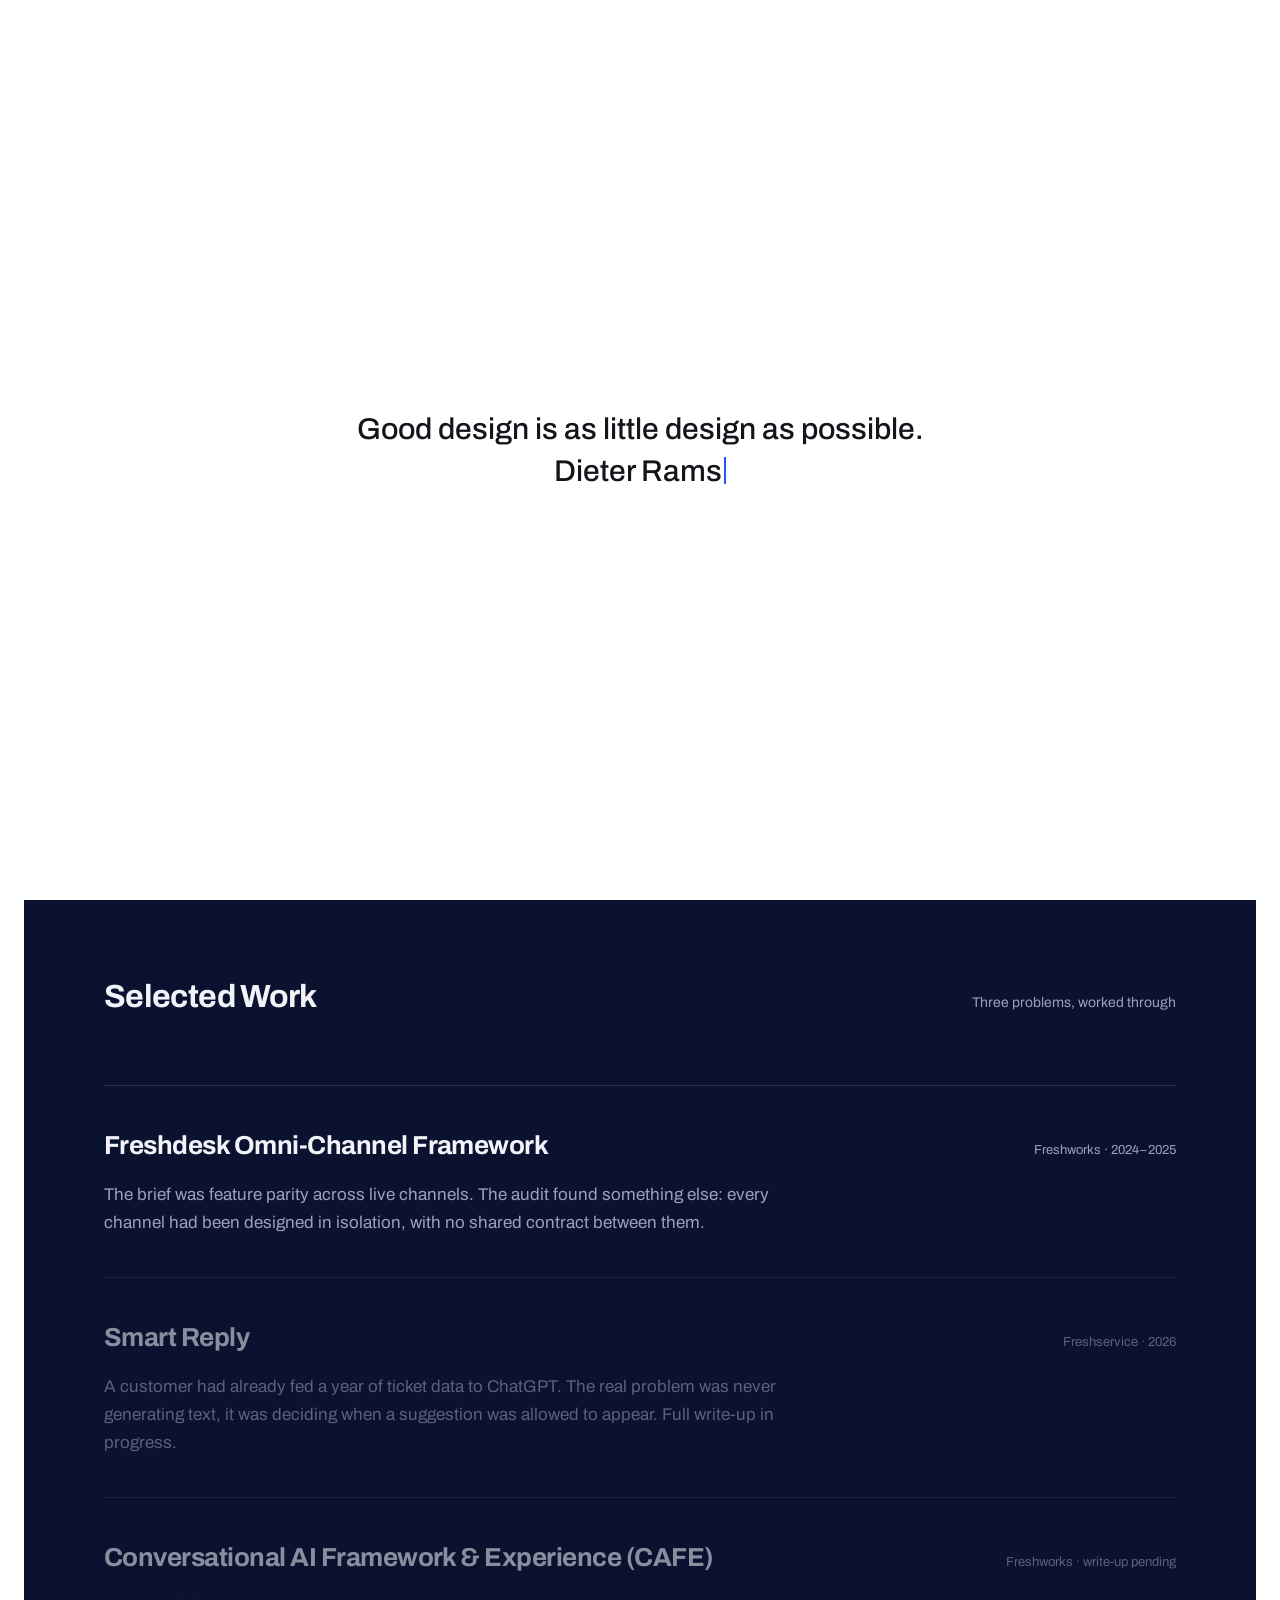
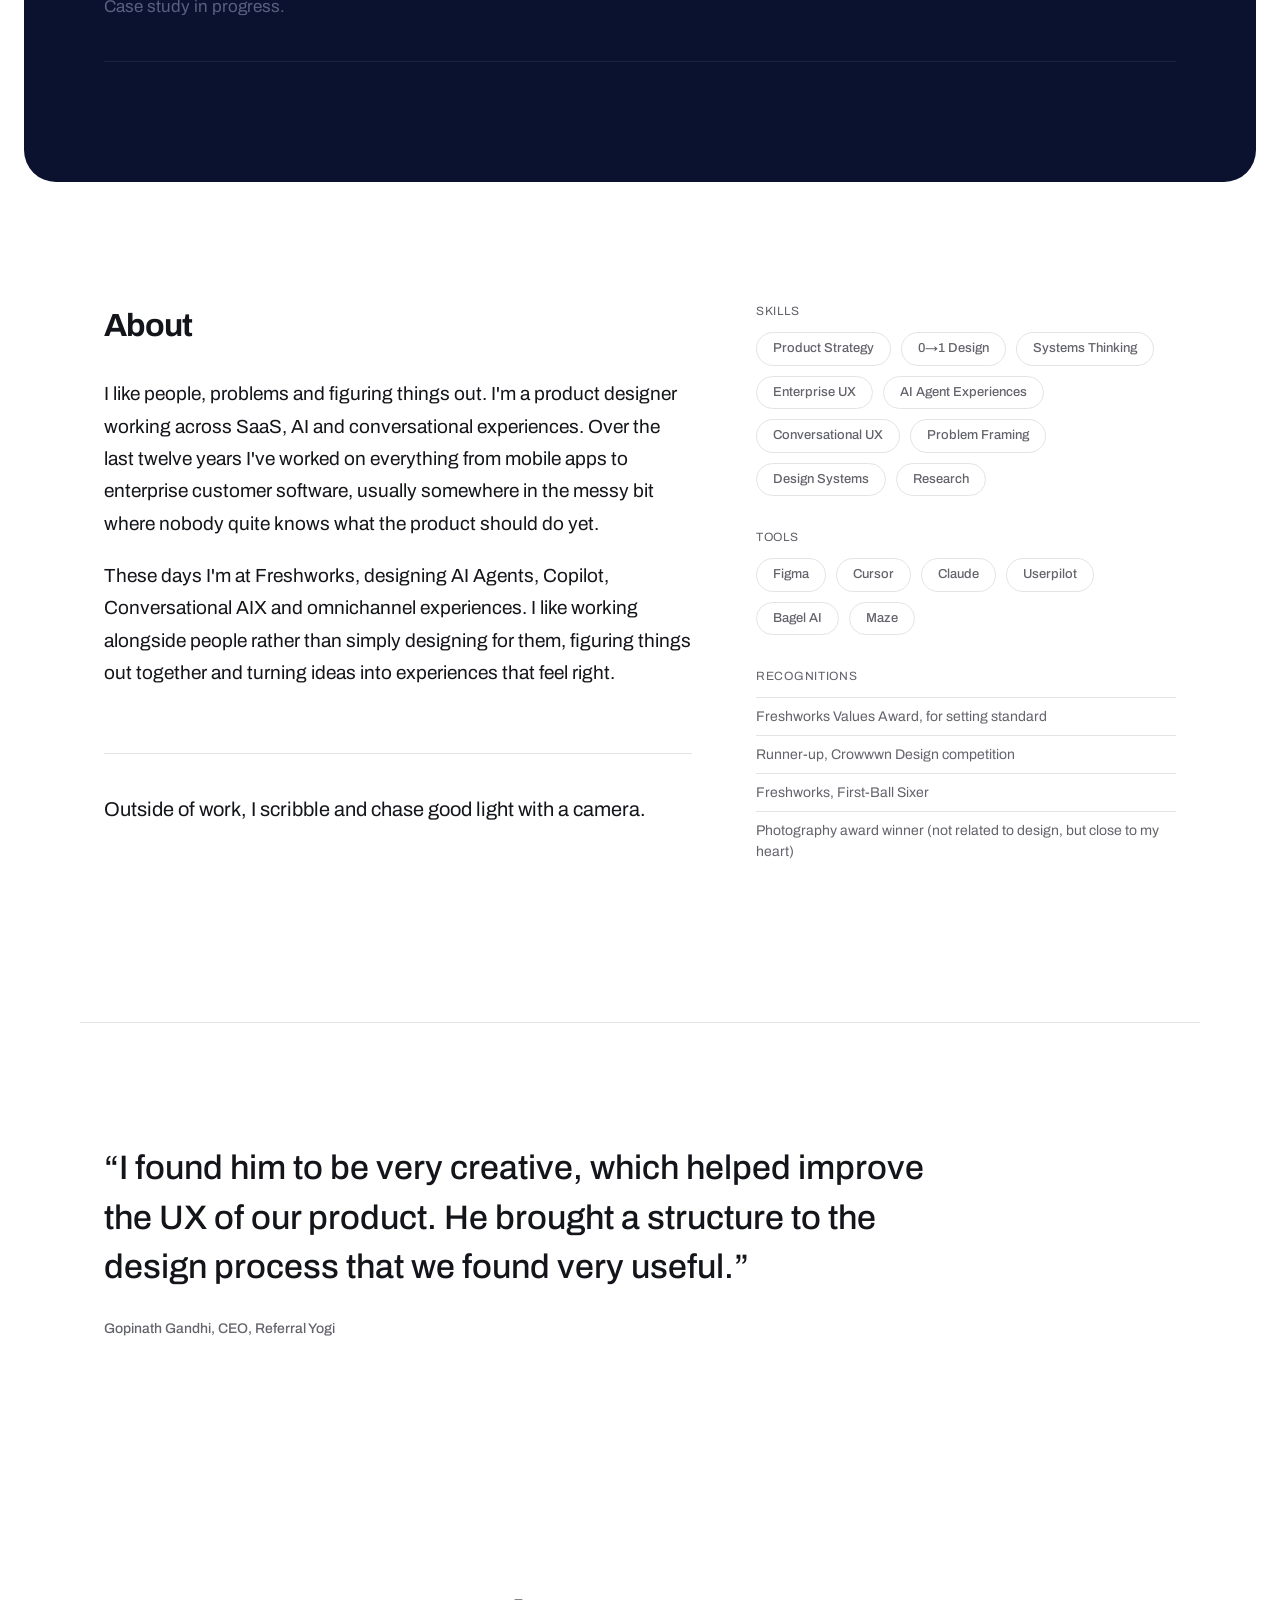
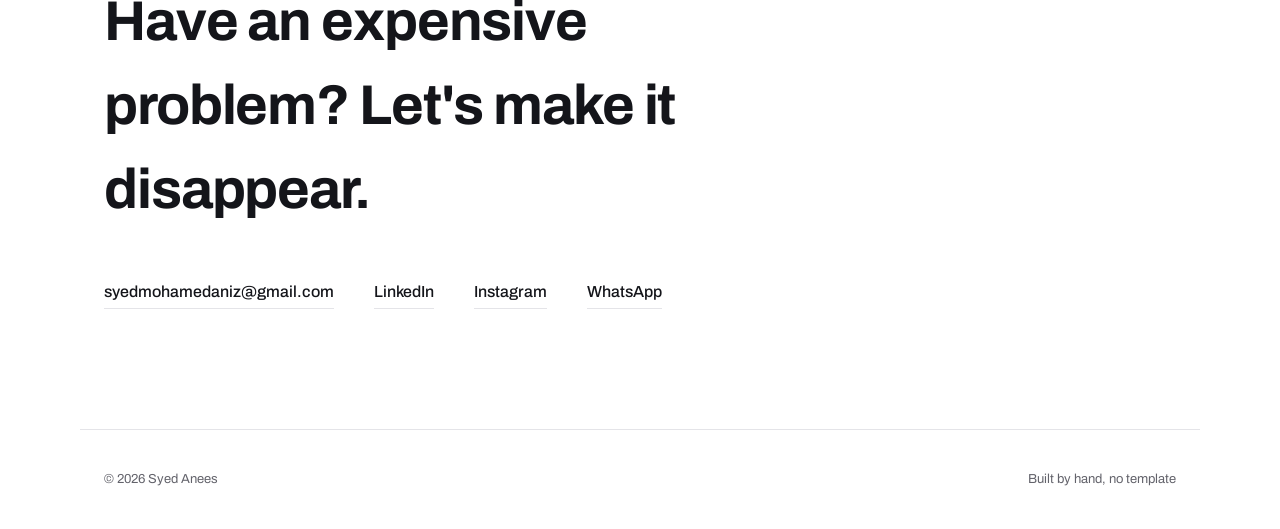
<file: index.html>
<!doctype html>
<html lang="en">
<head>
<meta charset="utf-8">
<meta name="viewport" content="width=device-width, initial-scale=1">
<title>Syed Anees, Product Designer</title>
<meta name="description" content="Syed Anees is a product designer working across SaaS, AI and conversational experiences. I make expensive, complex and frustrating problems disappear.">
<link rel="preconnect" href="https://fonts.googleapis.com">
<link rel="preconnect" href="https://fonts.gstatic.com" crossorigin>
<link href="https://fonts.googleapis.com/css2?family=Archivo:wght@400;500;700&display=swap" rel="stylesheet">
<link rel="stylesheet" href="styles.css">
</head>
<body class="is-preloading">

<div id="preloader" aria-hidden="true">
  <p><span id="preloader-text"></span><span class="preloader-cursor"></span></p>
</div>

<header class="site-header">
  <a href="#top" class="wordmark">
    <span class="short">SyAn</span><span class="full">Syed Anees</span>
    <span class="role"> &middot; Product Designer</span>
  </a>
  <nav class="site-nav">
    <a href="#work"><span class="nav-label">Selected</span> Work</a>
    <a href="#about">About</a>
    <a href="#contact">Contact</a>
  </nav>
</header>

<main id="top">

  <section class="hero wrap">
    <div class="eyebrow">Product Designer, currently at Freshworks</div>
    <h1>I make expensive, complex and frustrating problems disappear.</h1>
    <p class="sub">I'm a product designer working across SaaS, AI and conversational experiences. Twelve years in, still happiest in the messy bit where nobody's decided what the product should do yet.</p>
    <div class="pill-row" aria-hidden="false">
      <span class="pill">Expensive</span>
      <span class="pill">Complex</span>
      <span class="pill">Frustrating</span>
    </div>
    <div class="actions">
      <a href="#work" class="btn primary">See the work</a>
      <a href="#contact" class="btn secondary">Get in touch</a>
    </div>
  </section>

  <section id="work" class="work">
    <div class="wrap">
      <div class="section-head">
        <h2>Selected Work</h2>
        <span>Three problems, worked through</span>
      </div>

      <a href="work/freshdesk-omnichannel.html" class="project-row is-live">
        <div class="row-top">
          <h3>Freshdesk Omni-Channel Framework</h3>
          <span class="meta">Freshworks &middot; 2024&ndash;2025</span>
        </div>
        <p class="reframe">The brief was feature parity across live channels. The audit found something else: every channel had been designed in isolation, with no shared contract between them.</p>
      </a>

      <div class="project-row is-pending">
        <div class="row-top">
          <h3>Smart Reply</h3>
          <span class="meta">Freshservice &middot; 2026</span>
        </div>
        <p class="reframe">A customer had already fed a year of ticket data to ChatGPT. The real problem was never generating text, it was deciding when a suggestion was allowed to appear. Full write-up in progress.</p>
      </div>

      <div class="project-row is-pending">
        <div class="row-top">
          <h3>Conversational AI Framework &amp; Experience (CAFE)</h3>
          <span class="meta">Freshworks &middot; write-up pending</span>
        </div>
        <p class="reframe">Case study in progress.</p>
      </div>
    </div>
  </section>

  <section id="about" class="wrap">
    <div class="about-grid">
      <div class="about">
        <h2>About</h2>
        <p class="bio">I like people, problems and figuring things out. I'm a product designer working across SaaS, AI and conversational experiences. Over the last twelve years I've worked on everything from mobile apps to enterprise customer software, usually somewhere in the messy bit where nobody quite knows what the product should do yet.</p>
        <p class="bio" style="margin-top: 20px;">These days I'm at Freshworks, designing AI Agents, Copilot, Conversational AIX and omnichannel experiences. I like working alongside people rather than simply designing for them, figuring things out together and turning ideas into experiences that feel right.</p>

        <p class="outside-note">Outside of work, I scribble and chase good light with a camera.</p>
      </div>

      <aside class="about-aside">
        <div class="block">
          <div class="label">Skills</div>
          <div class="pill-row">
            <span class="pill">Product Strategy</span>
            <span class="pill">0&rarr;1 Design</span>
            <span class="pill">Systems Thinking</span>
            <span class="pill">Enterprise UX</span>
            <span class="pill">AI Agent Experiences</span>
            <span class="pill">Conversational UX</span>
            <span class="pill">Problem Framing</span>
            <span class="pill">Design Systems</span>
            <span class="pill">Research</span>
          </div>
        </div>

        <div class="block">
          <div class="label">Tools</div>
          <div class="pill-row">
            <span class="pill">Figma</span>
            <span class="pill">Cursor</span>
            <span class="pill">Claude</span>
            <span class="pill">Userpilot</span>
            <span class="pill">Bagel AI</span>
            <span class="pill">Maze</span>
          </div>
        </div>

        <div class="block">
          <div class="label">Recognitions</div>
          <ul class="recognitions">
            <li>Freshworks Values Award, for setting standard</li>
            <li>Runner-up, Crowwwn Design competition</li>
            <li>Freshworks, First-Ball Sixer</li>
            <li>Photography award winner (not related to design, but close to my heart)</li>
          </ul>
        </div>
      </aside>
    </div>
  </section>

  <section class="testimonial wrap">
    <blockquote>
      &ldquo;I found him to be very creative, which helped improve the UX of our product. He brought a structure to the design process that we found very useful.&rdquo;
      <cite>Gopinath Gandhi, CEO, Referral Yogi</cite>
    </blockquote>
  </section>

  <section id="contact" class="contact wrap">
    <h2>Have an expensive problem? Let's make it disappear.</h2>
    <div class="contact-links">
      <a href="mailto:syedmohamedaniz@gmail.com">syedmohamedaniz@gmail.com</a>
      <a href="https://www.linkedin.com/in/thesyedanees/" target="_blank" rel="noopener">LinkedIn</a>
      <a href="https://instagram.com/the.syedanees" target="_blank" rel="noopener">Instagram</a>
      <a href="https://wa.me/919566166542" target="_blank" rel="noopener">WhatsApp</a>
    </div>
  </section>

</main>

<footer class="wrap">
  <span>&copy; 2026 Syed Anees</span>
  <span>Built by hand, no template</span>
</footer>

<script src="script.js"></script>
</body>
</html>
</file>
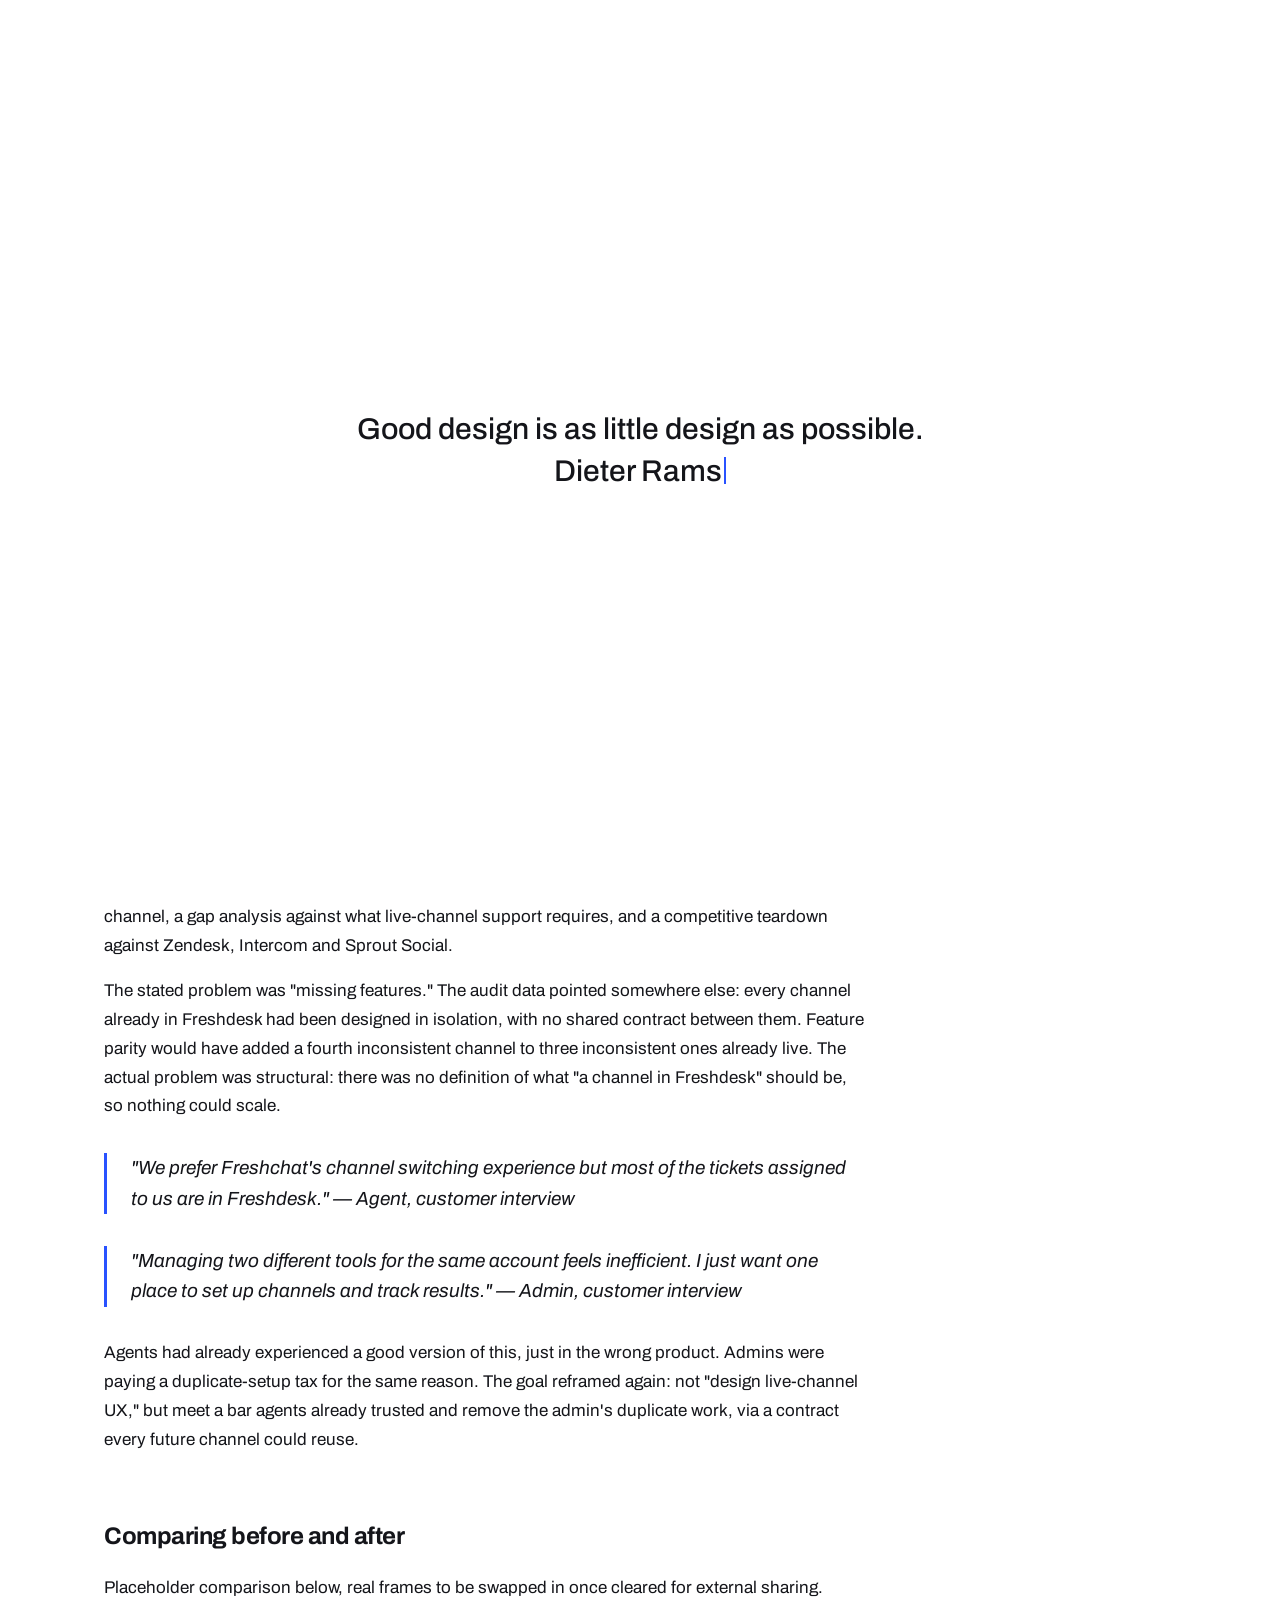
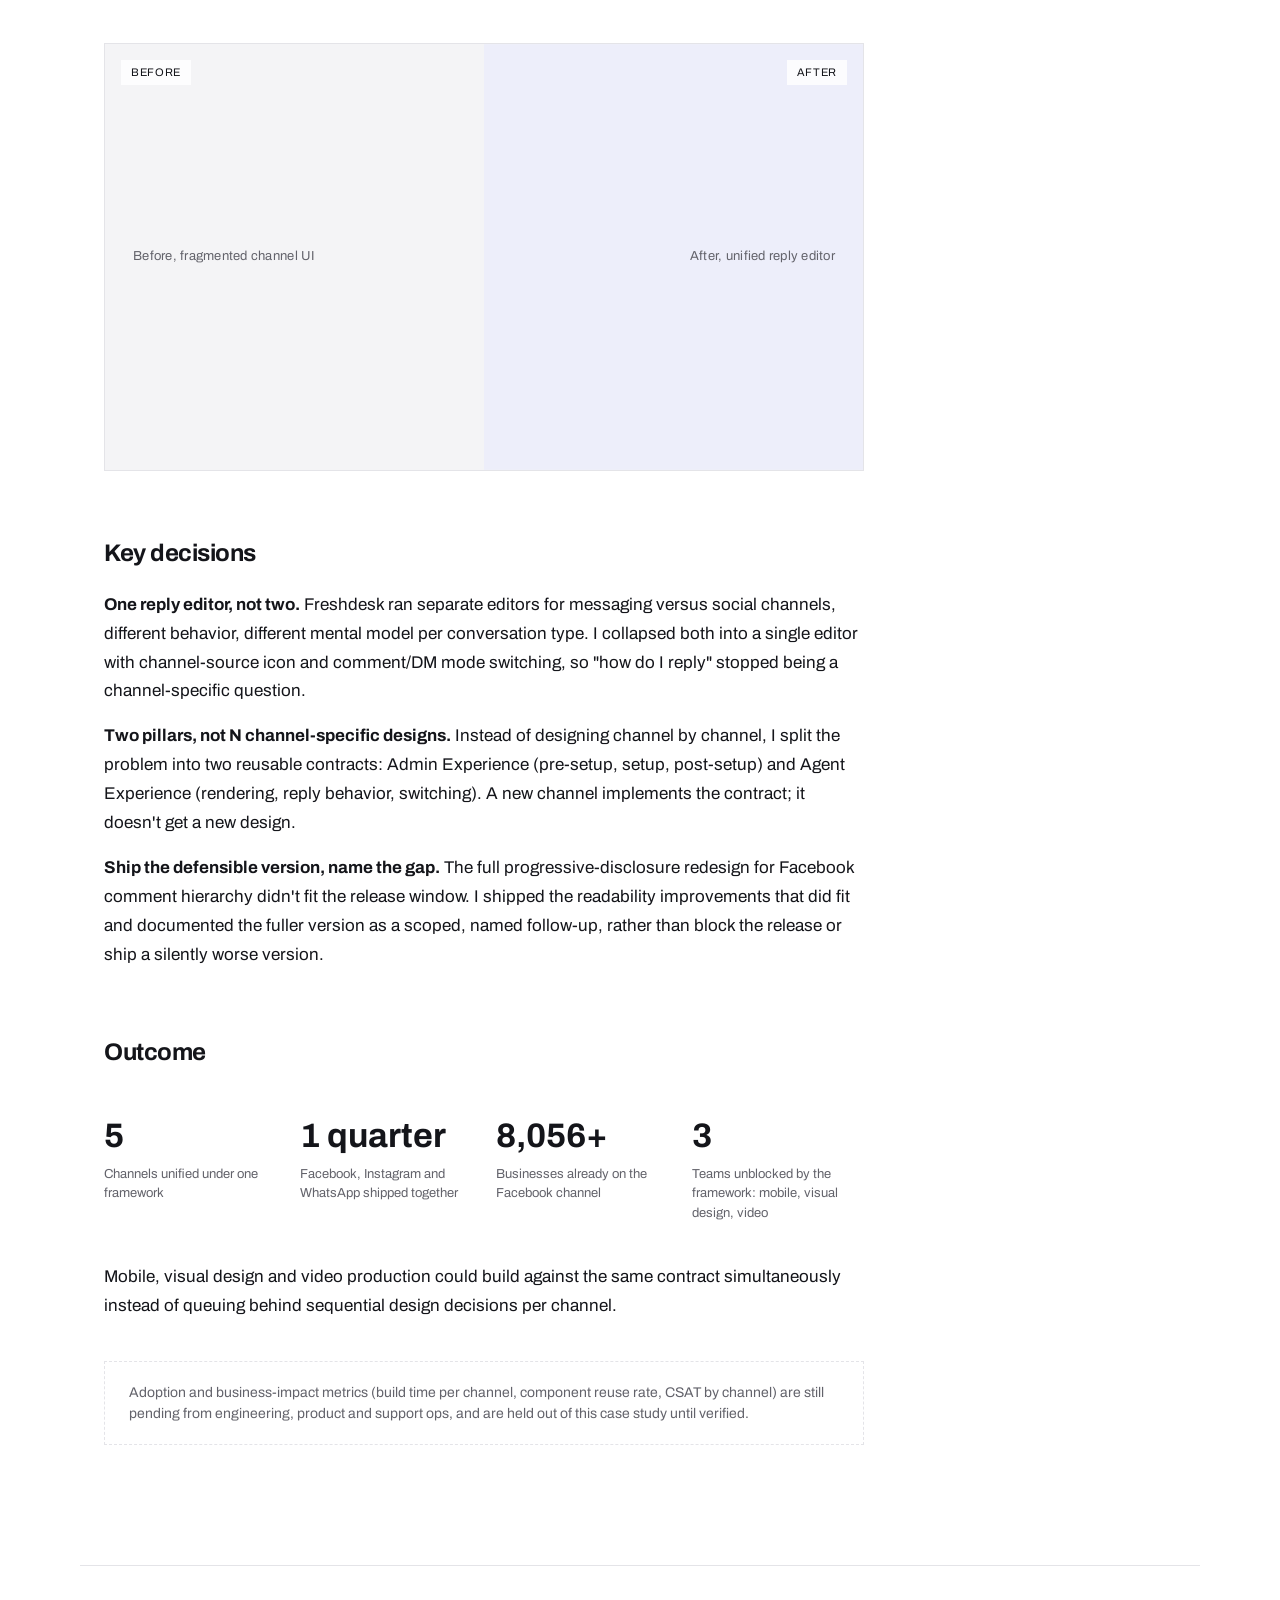
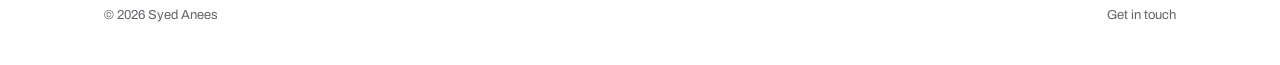
<file: work/freshdesk-omnichannel.html>
<!doctype html>
<html lang="en">
<head>
<meta charset="utf-8">
<meta name="viewport" content="width=device-width, initial-scale=1">
<title>Freshdesk Omni-Channel Framework, Syed Anees</title>
<meta name="description" content="A Staff-level case study on unifying fragmented channel experiences into a scalable design system at Freshworks.">
<link rel="preconnect" href="https://fonts.googleapis.com">
<link rel="preconnect" href="https://fonts.gstatic.com" crossorigin>
<link href="https://fonts.googleapis.com/css2?family=Archivo:wght@400;500;700&display=swap" rel="stylesheet">
<link rel="stylesheet" href="../styles.css">
</head>
<body class="is-preloading">

<div id="preloader" aria-hidden="true">
  <p><span id="preloader-text"></span><span class="preloader-cursor"></span></p>
</div>

<header class="site-header">
  <a href="../index.html" class="wordmark">
    <span class="short">SyAn</span><span class="full">Syed Anees</span>
    <span class="role"> &middot; Product Designer</span>
  </a>
  <nav class="site-nav">
    <a href="../index.html#work"><span class="nav-label">Selected</span> Work</a>
    <a href="../index.html#about">About</a>
    <a href="../index.html#contact">Contact</a>
  </nav>
</header>

<main>

  <section class="case-header wrap">
    <a href="../index.html#work" class="back">&larr; Back to selected work</a>
    <h1>Freshdesk Omni-Channel Framework</h1>
    <div class="case-meta">
      <div><div class="label">Role</div><div class="value">Lead Product Designer</div></div>
      <div><div class="label">Company</div><div class="value">Freshworks</div></div>
      <div><div class="label">Timeline</div><div class="value">2024&ndash;2025</div></div>
      <div><div class="label">Status</div><div class="value">Shipped</div></div>
    </div>
  </section>

  <section class="wrap">
    <div class="case-body">

      <h2>Choosing the problem</h2>
      <p>The brief I was handed was to bring live channels, WhatsApp, Facebook and Instagram, into Freshdesk. That's a feature-parity ask, and I treated it as a hypothesis, not a spec.</p>
      <p>I ran a diagnostic instead of a status update: customer interviews with agents and team leads, a direct audit of what native apps support that Freshdesk couldn't render, a UX audit of every existing channel, a gap analysis against what live-channel support requires, and a competitive teardown against Zendesk, Intercom and Sprout Social.</p>
      <p>The stated problem was "missing features." The audit data pointed somewhere else: every channel already in Freshdesk had been designed in isolation, with no shared contract between them. Feature parity would have added a fourth inconsistent channel to three inconsistent ones already live. The actual problem was structural: there was no definition of what "a channel in Freshdesk" should be, so nothing could scale.</p>

      <blockquote class="pull">"We prefer Freshchat's channel switching experience but most of the tickets assigned to us are in Freshdesk." &mdash; Agent, customer interview</blockquote>
      <blockquote class="pull">"Managing two different tools for the same account feels inefficient. I just want one place to set up channels and track results." &mdash; Admin, customer interview</blockquote>

      <p>Agents had already experienced a good version of this, just in the wrong product. Admins were paying a duplicate-setup tax for the same reason. The goal reframed again: not "design live-channel UX," but meet a bar agents already trusted and remove the admin's duplicate work, via a contract every future channel could reuse.</p>

      <h2>Comparing before and after</h2>
      <p>Placeholder comparison below, real frames to be swapped in once cleared for external sharing.</p>
      <div class="compare">
        <div class="pane before">Before, fragmented channel UI</div>
        <div class="pane after">After, unified reply editor</div>
        <input type="range" min="0" max="100" value="50" aria-label="Drag to compare before and after">
        <span class="compare-label before-label">Before</span>
        <span class="compare-label after-label">After</span>
      </div>

      <h2>Key decisions</h2>
      <p><strong>One reply editor, not two.</strong> Freshdesk ran separate editors for messaging versus social channels, different behavior, different mental model per conversation type. I collapsed both into a single editor with channel-source icon and comment/DM mode switching, so "how do I reply" stopped being a channel-specific question.</p>
      <p><strong>Two pillars, not N channel-specific designs.</strong> Instead of designing channel by channel, I split the problem into two reusable contracts: Admin Experience (pre-setup, setup, post-setup) and Agent Experience (rendering, reply behavior, switching). A new channel implements the contract; it doesn't get a new design.</p>
      <p><strong>Ship the defensible version, name the gap.</strong> The full progressive-disclosure redesign for Facebook comment hierarchy didn't fit the release window. I shipped the readability improvements that did fit and documented the fuller version as a scoped, named follow-up, rather than block the release or ship a silently worse version.</p>

      <h2>Outcome</h2>
      <div class="metric-row">
        <div><div class="num">5</div><div class="desc">Channels unified under one framework</div></div>
        <div><div class="num">1 quarter</div><div class="desc">Facebook, Instagram and WhatsApp shipped together</div></div>
        <div><div class="num">8,056+</div><div class="desc">Businesses already on the Facebook channel</div></div>
        <div><div class="num">3</div><div class="desc">Teams unblocked by the framework: mobile, visual design, video</div></div>
      </div>
      <p>Mobile, visual design and video production could build against the same contract simultaneously instead of queuing behind sequential design decisions per channel.</p>

      <div class="pending-note">Adoption and business-impact metrics (build time per channel, component reuse rate, CSAT by channel) are still pending from engineering, product and support ops, and are held out of this case study until verified.</div>

    </div>
  </section>

</main>

<footer class="wrap">
  <span>&copy; 2026 Syed Anees</span>
  <a href="../index.html#contact">Get in touch</a>
</footer>

<script src="../script.js"></script>
</body>
</html>
</file>
<file: styles.css>
:root {
  --accent: #2952FF;
  --accent-dark: #7C93FF;
  --ink: #14151A;
  --paper: #FFFFFF;
  --line: #E4E4E8;
  --muted: #63636B;
  --work-bg: #0B1230;
  --work-ink: #F2F3F8;
  --work-muted: #9AA0C0;
  --unit: 8px;
  --max: 1120px;
  --radius-pill: 999px;
  --ease: cubic-bezier(0.16, 1, 0.3, 1);
}

* { box-sizing: border-box; }

html { scroll-behavior: smooth; }

body {
  margin: 0;
  background: var(--paper);
  color: var(--ink);
  font-family: 'Archivo', system-ui, sans-serif;
  font-size: 16px;
  line-height: 1.5;
  -webkit-font-smoothing: antialiased;
}

a { color: inherit; text-decoration: none; }

.wrap {
  max-width: var(--max);
  margin: 0 auto;
  padding-left: 24px;
  padding-right: 24px;
}

section { padding: 120px 0; }

@media (max-width: 768px) {
  section { padding: 64px 0; }
  .wrap { padding-left: 20px; padding-right: 20px; }
}

h1, h2, h3 { margin: 0; font-weight: 700; letter-spacing: -0.02em; }

p { margin: 0; }

/* Header */

.site-header {
  position: fixed;
  top: 16px;
  left: 50%;
  transform: translateX(-50%);
  z-index: 100;
  width: calc(100% - 32px);
  max-width: var(--max);
  display: flex;
  align-items: center;
  justify-content: space-between;
  padding: 12px 20px;
  border-radius: var(--radius-pill);
  background: rgba(255, 255, 255, 0.6);
  border: 1px solid rgba(20, 21, 26, 0.08);
  backdrop-filter: blur(18px) saturate(160%);
  -webkit-backdrop-filter: blur(18px) saturate(160%);
  transition: background 0.3s var(--ease), border-color 0.3s var(--ease);
}

body.on-dark .site-header {
  background: rgba(11, 18, 48, 0.55);
  border-color: rgba(242, 243, 248, 0.12);
}

@media (prefers-reduced-transparency: reduce) {
  .site-header { background: rgba(255, 255, 255, 0.96); backdrop-filter: none; -webkit-backdrop-filter: none; }
  body.on-dark .site-header { background: rgba(11, 18, 48, 0.96); }
}

.wordmark {
  font-weight: 700;
  font-size: 15px;
  position: relative;
  display: inline-block;
}

.wordmark .short { display: inline; }
.wordmark .full { display: none; }
.wordmark:hover .short { display: none; }
.wordmark:hover .full { display: inline; }

.wordmark .role {
  color: var(--muted);
  font-weight: 400;
}

body.on-dark .wordmark .role { color: var(--work-muted); }

.site-nav {
  display: flex;
  gap: 28px;
}

.site-nav a {
  font-size: 14px;
  font-weight: 500;
  transition: color 0.2s var(--ease);
}

.site-nav a:hover { color: var(--accent); }

body.on-dark .site-nav a:hover { color: var(--accent-dark); }

@media (max-width: 640px) {
  .site-nav { gap: 16px; }
  .site-nav .nav-label { display: none; }
}

/* Pills */

.pill {
  display: inline-flex;
  align-items: center;
  padding: 6px 16px;
  border-radius: var(--radius-pill);
  border: 1px solid var(--line);
  font-size: 13px;
  font-weight: 500;
  color: var(--muted);
  transition: color 0.2s var(--ease), border-color 0.2s var(--ease), background 0.2s var(--ease);
}

.pill:hover, .pill.is-active {
  color: var(--paper);
  background: var(--accent);
  border-color: var(--accent);
}

.pill-row {
  display: flex;
  flex-wrap: wrap;
  gap: 10px;
}

/* Hero */

.hero {
  padding-top: 180px;
}

.hero .eyebrow {
  font-size: 14px;
  color: var(--muted);
  margin-bottom: 20px;
}

.hero h1 {
  font-size: clamp(40px, 6vw, 72px);
  line-height: 1.08;
  max-width: 900px;
}

.hero p.sub {
  margin-top: 28px;
  max-width: 560px;
  font-size: 18px;
  line-height: 1.6;
  color: var(--muted);
}

.hero .pill-row {
  margin-top: 36px;
}

.hero .actions {
  margin-top: 48px;
  display: flex;
  gap: 16px;
}

.btn {
  display: inline-flex;
  align-items: center;
  gap: 8px;
  padding: 12px 22px;
  font-size: 14px;
  font-weight: 600;
  border: 1px solid var(--ink);
  transition: background 0.2s var(--ease), color 0.2s var(--ease);
}

.btn.primary {
  background: var(--ink);
  color: var(--paper);
}

.btn.primary:hover { background: var(--accent); border-color: var(--accent); }

.btn.secondary:hover { background: var(--ink); color: var(--paper); }

/* Work section */

.work {
  background: var(--work-bg);
  color: var(--work-ink);
  border-radius: 32px;
  margin: 0 16px;
  transition: background 0.6s var(--ease);
}

@media (min-width: 900px) {
  .work { margin: 0 24px; }
}

.work .section-head {
  display: flex;
  justify-content: space-between;
  align-items: baseline;
  margin-bottom: 64px;
}

.work .section-head h2 { font-size: 32px; }

.work .section-head span { color: var(--work-muted); font-size: 14px; }

.project-row {
  display: block;
  padding: 40px 0;
  border-top: 1px solid rgba(242, 243, 248, 0.14);
}

.project-row:last-child { border-bottom: 1px solid rgba(242, 243, 248, 0.14); }

.project-row .row-top {
  display: flex;
  justify-content: space-between;
  align-items: baseline;
  gap: 24px;
}

.project-row h3 {
  font-size: 26px;
  transition: color 0.2s var(--ease);
}

.project-row.is-live:hover h3 { color: var(--accent-dark); }

.project-row .meta {
  font-size: 13px;
  color: var(--work-muted);
  white-space: nowrap;
}

.project-row p.reframe {
  margin-top: 16px;
  max-width: 720px;
  font-size: 17px;
  line-height: 1.65;
  color: var(--work-muted);
}

.project-row.is-pending { opacity: 0.55; }
.project-row.is-pending h3 { color: var(--work-ink); }

/* About */

.about-grid {
  display: grid;
  grid-template-columns: 1.4fr 1fr;
  gap: 64px;
}

@media (max-width: 768px) {
  .about-grid { grid-template-columns: 1fr; gap: 40px; }
}

.about h2 { font-size: 32px; margin-bottom: 28px; }

.about p.bio {
  font-size: 19px;
  line-height: 1.7;
  color: var(--ink);
  max-width: 620px;
}

.about-aside .label {
  font-size: 12px;
  letter-spacing: 0.06em;
  text-transform: uppercase;
  color: var(--muted);
  margin-bottom: 12px;
}

.about-aside .block { margin-bottom: 32px; }

.about-aside .pill-row .pill { border-color: var(--line); }

.recognitions li {
  font-size: 14px;
  color: var(--muted);
  padding: 8px 0;
  border-top: 1px solid var(--line);
}

.recognitions { list-style: none; margin: 0; padding: 0; }

.outside-note {
  margin-top: 64px;
  padding-top: 40px;
  border-top: 1px solid var(--line);
  font-size: 20px;
  max-width: 620px;
}

/* Testimonial */

.testimonial { border-top: 1px solid var(--line); }

.testimonial blockquote {
  margin: 0;
  font-size: clamp(24px, 3vw, 34px);
  line-height: 1.45;
  max-width: 820px;
  font-weight: 500;
}

.testimonial cite {
  display: block;
  margin-top: 28px;
  font-style: normal;
  font-size: 14px;
  color: var(--muted);
}

/* Contact */

.contact h2 {
  font-size: clamp(32px, 5vw, 56px);
  max-width: 700px;
}

.contact-links {
  margin-top: 48px;
  display: flex;
  flex-wrap: wrap;
  gap: 16px 40px;
}

.contact-links a {
  font-size: 16px;
  font-weight: 500;
  padding-bottom: 4px;
  border-bottom: 1px solid var(--line);
  transition: border-color 0.2s var(--ease), color 0.2s var(--ease);
}

.contact-links a:hover { color: var(--accent); border-color: var(--accent); }

/* Footer */

footer {
  padding: 40px 0;
  border-top: 1px solid var(--line);
  display: flex;
  justify-content: space-between;
  align-items: center;
  font-size: 13px;
  color: var(--muted);
}

/* Case study page shared bits */

.case-header {
  padding-top: 180px;
  padding-bottom: 64px;
  border-bottom: 1px solid var(--line);
}

.case-header .back {
  font-size: 13px;
  color: var(--muted);
  display: inline-block;
  margin-bottom: 32px;
}

.case-header h1 { font-size: clamp(32px, 4.5vw, 52px); max-width: 820px; }

.case-meta {
  display: flex;
  gap: 32px;
  margin-top: 32px;
  flex-wrap: wrap;
}

.case-meta div .label {
  font-size: 11px;
  text-transform: uppercase;
  letter-spacing: 0.06em;
  color: var(--muted);
  margin-bottom: 4px;
}

.case-meta div .value { font-size: 15px; font-weight: 500; }

.case-body { max-width: 760px; }

.case-body h2 {
  font-size: 24px;
  margin-top: 64px;
  margin-bottom: 20px;
}

.case-body p { font-size: 17px; line-height: 1.7; color: var(--ink); margin-bottom: 16px; }

.case-body ul { padding-left: 20px; }
.case-body li { font-size: 16px; line-height: 1.7; margin-bottom: 8px; }

blockquote.pull {
  margin: 32px 0;
  padding-left: 24px;
  border-left: 3px solid var(--accent);
  font-size: 19px;
  line-height: 1.6;
  font-style: italic;
}

.metric-row {
  display: grid;
  grid-template-columns: repeat(auto-fit, minmax(160px, 1fr));
  gap: 24px;
  margin: 40px 0;
}

.metric-row div .num { font-size: 34px; font-weight: 700; }
.metric-row div .desc { font-size: 13px; color: var(--muted); margin-top: 4px; }

.pending-note {
  margin-top: 40px;
  padding: 20px 24px;
  border: 1px dashed var(--line);
  font-size: 14px;
  color: var(--muted);
}

/* Before/after slider */

.compare {
  position: relative;
  width: 100%;
  aspect-ratio: 16 / 9;
  overflow: hidden;
  margin: 40px 0;
  border: 1px solid var(--line);
  background: #F4F4F6;
}

.compare .pane {
  position: absolute;
  inset: 0;
  display: flex;
  align-items: center;
  font-size: 13px;
  color: var(--muted);
  letter-spacing: 0.02em;
  padding: 0 28px;
  box-sizing: border-box;
}

.compare .pane.before {
  background: #F4F4F6;
  justify-content: flex-start;
  text-align: left;
}

.compare .pane.after {
  clip-path: inset(0 0 0 var(--split, 50%));
  background: #EDEEFA;
  justify-content: flex-end;
  text-align: right;
}

.compare input[type="range"] {
  position: absolute;
  inset: 0;
  width: 100%;
  height: 100%;
  margin: 0;
  appearance: none;
  background: transparent;
  cursor: ew-resize;
}

.compare input[type="range"]::-webkit-slider-thumb {
  appearance: none;
  width: 4px;
  height: 100%;
  background: var(--ink);
}

.compare-label {
  position: absolute;
  top: 16px;
  font-size: 11px;
  text-transform: uppercase;
  letter-spacing: 0.06em;
  background: rgba(255,255,255,0.85);
  padding: 4px 10px;
}

.compare-label.before-label { left: 16px; }
.compare-label.after-label { right: 16px; }

/* Preloader */

body.is-preloading { overflow: hidden; }

#preloader {
  position: fixed;
  inset: 0;
  z-index: 1000;
  display: flex;
  align-items: center;
  justify-content: center;
  padding: 24px;
  background: var(--paper);
  opacity: 1;
  transition: opacity 0.5s var(--ease);
}

#preloader.is-hidden {
  opacity: 0;
  pointer-events: none;
}

#preloader p {
  max-width: 640px;
  font-size: clamp(20px, 3.4vw, 30px);
  font-weight: 500;
  line-height: 1.4;
  text-align: center;
  color: var(--ink);
}

.preloader-cursor {
  display: inline-block;
  width: 2px;
  height: 0.9em;
  margin-left: 2px;
  background: var(--accent);
  vertical-align: -0.1em;
  animation: preloader-blink 0.9s step-end infinite;
}

@keyframes preloader-blink {
  50% { opacity: 0; }
}

@media (prefers-reduced-motion: reduce) {
  html { scroll-behavior: auto; }
  * { transition-duration: 0.01ms !important; animation-duration: 0.01ms !important; }
  #preloader { display: none; }
  body.is-preloading { overflow: visible; }
}
</file>
